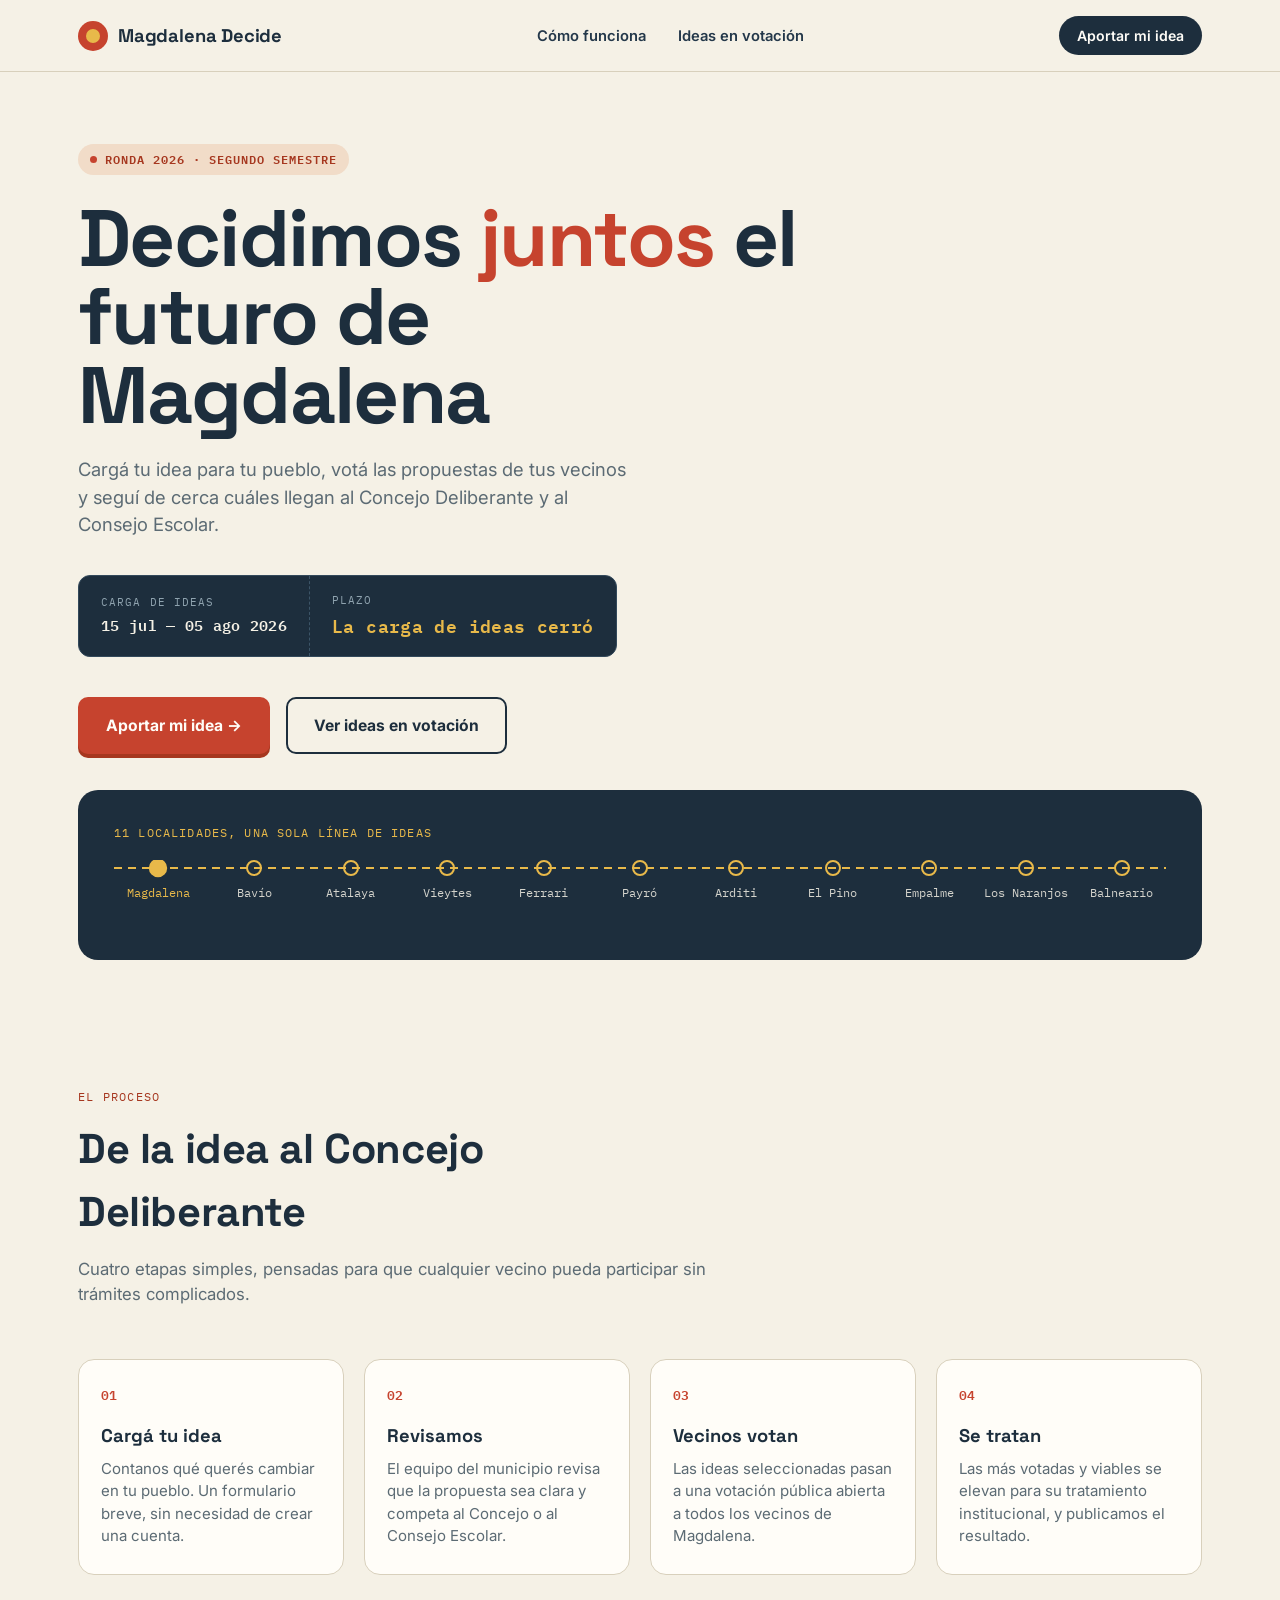
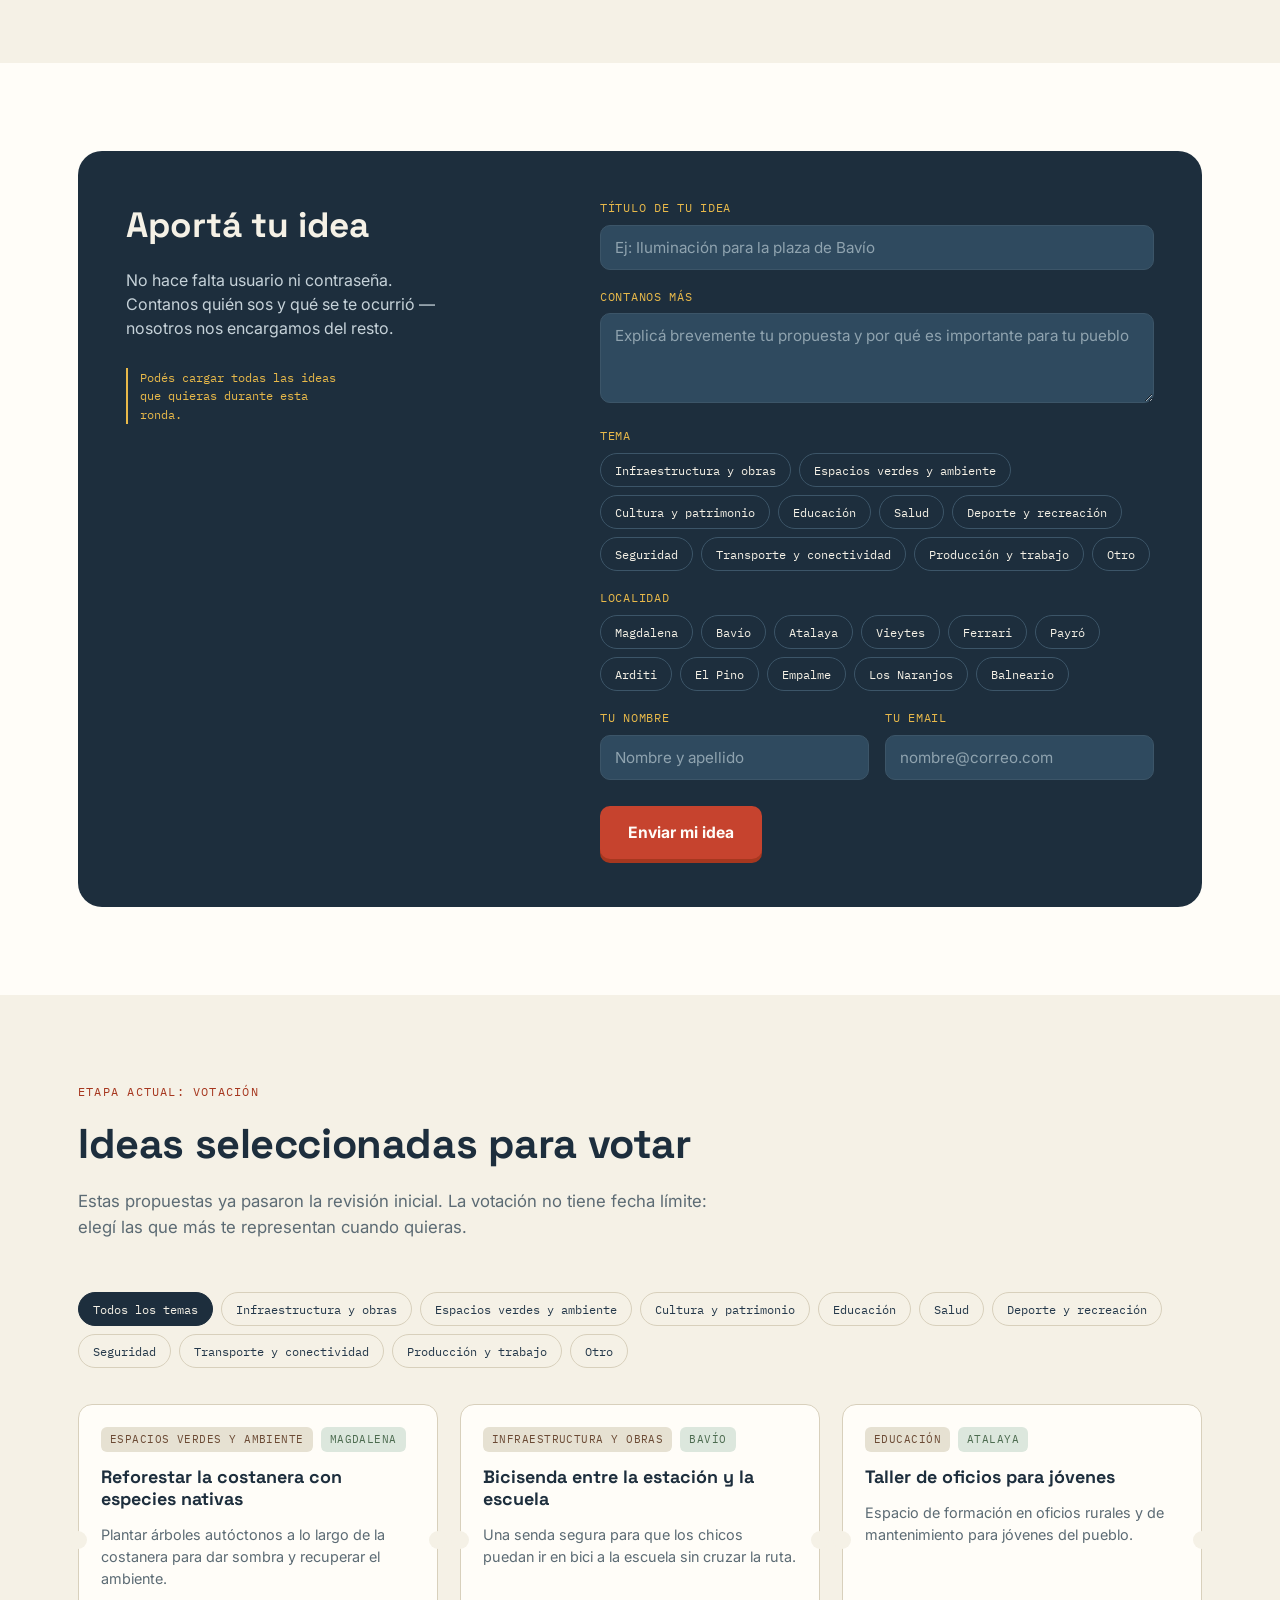
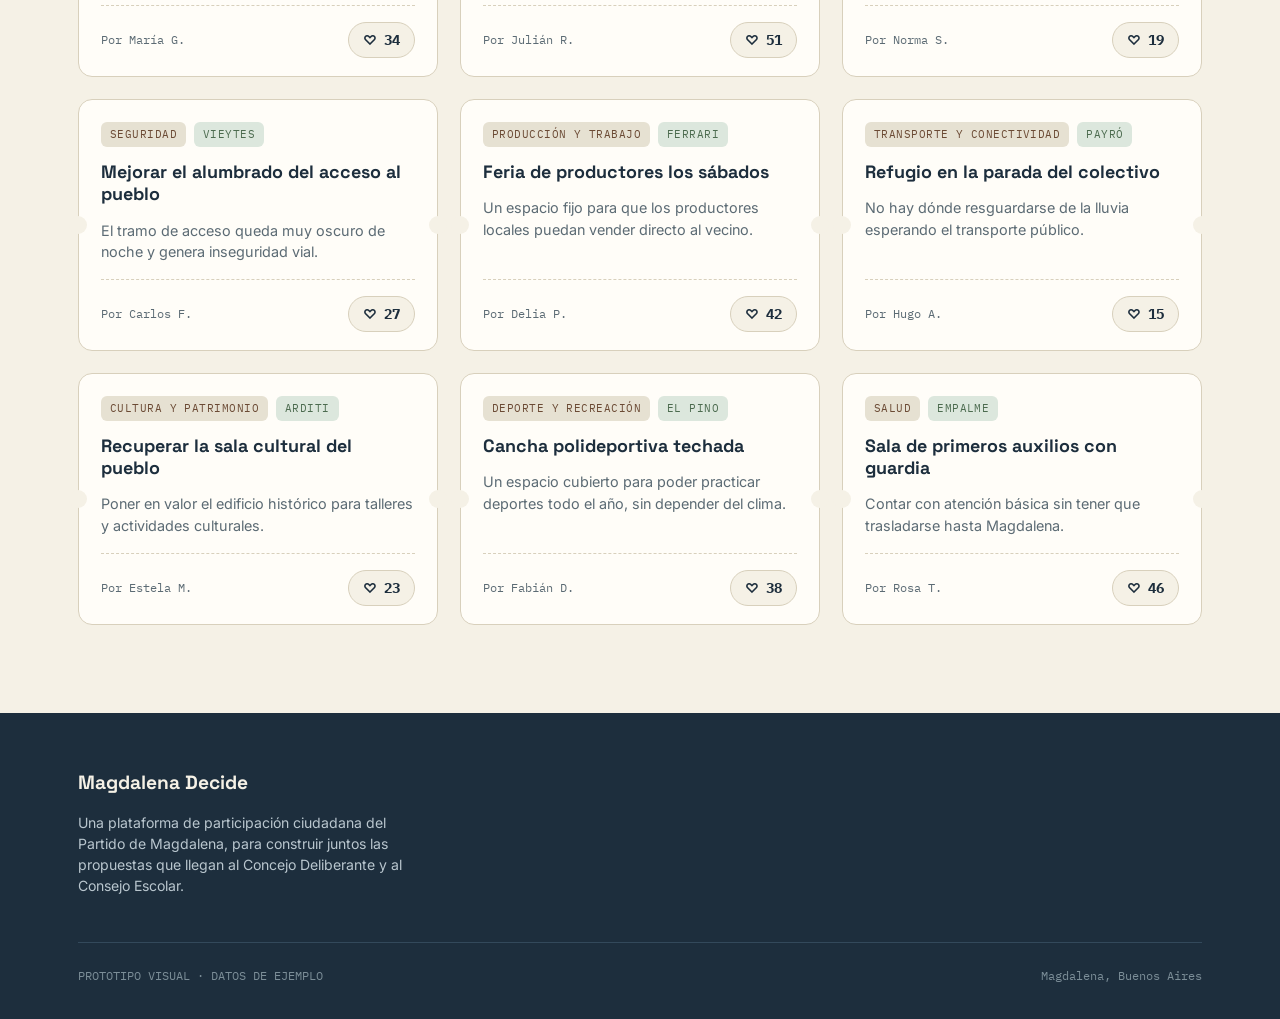
<file: index.html>
<!DOCTYPE html>
<html lang="es">
<head>
<meta charset="UTF-8">
<meta name="viewport" content="width=device-width, initial-scale=1.0">
<title>Magdalena Decide — Participación Ciudadana</title>
<link rel="preconnect" href="https://fonts.googleapis.com">
<link rel="preconnect" href="https://fonts.gstatic.com" crossorigin>
<link href="https://fonts.googleapis.com/css2?family=Space+Grotesk:wght@500;600;700&family=Inter:wght@400;500;600;700&family=IBM+Plex+Mono:wght@500;600&display=swap" rel="stylesheet">
<style>
  :root{
    --indigo:#1D2E3D;
    --indigo-2:#24384A;
    --indigo-3:#2F4A5F;
    --pampa:#F5F1E6;
    --paper:#FFFDF8;
    --trigo:#E8B94A;
    --senal:#C6432E;
    --senal-dark:#A6371F;
    --verde:#4C6B4F;
    --tierra:#6B4A34;
    --line:#D8D0BC;
    --ink:#20303D;
    --muted:#5C6B74;

    --font-display:'Space Grotesk', sans-serif;
    --font-body:'Inter', sans-serif;
    --font-mono:'IBM Plex Mono', monospace;
  }

  *{box-sizing:border-box;}
  html{scroll-behavior:smooth;}
  body{
    margin:0;
    background:var(--pampa);
    color:var(--ink);
    font-family:var(--font-body);
    line-height:1.5;
  }
  img,svg{display:block;max-width:100%;}
  a{color:inherit;}
  button{font-family:inherit;}

  :focus-visible{
    outline:3px solid var(--senal);
    outline-offset:2px;
  }

  .wrap{
    max-width:1180px;
    margin:0 auto;
    padding:0 28px;
  }

  /* ---------- NAV ---------- */
  .nav{
    position:sticky;
    top:0;
    z-index:50;
    background:rgba(245,241,230,0.92);
    backdrop-filter:blur(6px);
    border-bottom:1px solid var(--line);
  }
  .nav-inner{
    display:flex;
    align-items:center;
    justify-content:space-between;
    padding:16px 28px;
    max-width:1180px;
    margin:0 auto;
  }
  .brand{
    display:flex;
    align-items:center;
    gap:10px;
    font-family:var(--font-display);
    font-weight:700;
    font-size:1.15rem;
    letter-spacing:-0.01em;
    text-decoration:none;
    color:var(--indigo);
  }
  .brand-mark{
    width:30px;height:30px;
    border-radius:50%;
    background:var(--senal);
    position:relative;
    flex:none;
  }
  .brand-mark::after{
    content:"";
    position:absolute;
    inset:8px;
    border-radius:50%;
    background:var(--trigo);
  }
  .nav-links{
    display:flex;
    gap:28px;
    list-style:none;
    margin:0;padding:0;
    font-size:0.92rem;
    font-weight:600;
  }
  .nav-links a{
    text-decoration:none;
    color:var(--indigo-2);
    padding:6px 2px;
    border-bottom:2px solid transparent;
    transition:border-color .15s ease;
  }
  .nav-links a:hover{border-color:var(--senal);}
  .nav-cta{
    background:var(--indigo);
    color:var(--paper);
    padding:9px 18px;
    border-radius:999px;
    font-size:0.88rem;
    font-weight:600;
    text-decoration:none;
    white-space:nowrap;
  }
  .nav-mobile-hide{display:flex;}
  @media (max-width:760px){
    .nav-mobile-hide{display:none;}
  }

  /* ---------- HERO ---------- */
  .hero{
    padding:72px 0 40px;
    position:relative;
    overflow:hidden;
  }
  .hero-eyebrow{
    display:inline-flex;
    align-items:center;
    gap:8px;
    font-family:var(--font-mono);
    font-size:0.78rem;
    font-weight:600;
    letter-spacing:0.08em;
    text-transform:uppercase;
    color:var(--senal-dark);
    background:#F1DCC8;
    padding:6px 12px;
    border-radius:999px;
    margin-bottom:24px;
  }
  .hero-eyebrow::before{
    content:"";
    width:7px;height:7px;
    border-radius:50%;
    background:var(--senal);
  }
  h1.hero-title{
    font-family:var(--font-display);
    font-weight:700;
    font-size:clamp(2.6rem, 6.5vw, 5rem);
    line-height:0.98;
    letter-spacing:-0.02em;
    margin:0 0 22px;
    color:var(--indigo);
    max-width:14ch;
  }
  h1.hero-title em{
    font-style:normal;
    color:var(--senal);
  }
  .hero-sub{
    font-size:1.15rem;
    color:var(--muted);
    max-width:46ch;
    margin:0 0 36px;
  }
  .hero-actions{
    display:flex;
    gap:16px;
    flex-wrap:wrap;
    margin-bottom:36px;
  }

  /* ---------- COUNTDOWN (tablero de estación) ---------- */
  .board{
    display:inline-flex;
    align-items:stretch;
    gap:0;
    background:var(--indigo);
    border-radius:12px;
    overflow:hidden;
    margin-bottom:40px;
    border:1px solid #33495B;
  }
  .board-seg{
    padding:16px 22px;
    display:flex;
    flex-direction:column;
    justify-content:center;
    gap:4px;
  }
  .board-seg + .board-seg{
    border-left:1px dashed #3C5568;
  }
  .board-label{
    font-family:var(--font-mono);
    font-size:0.68rem;
    letter-spacing:0.1em;
    text-transform:uppercase;
    color:#8FA3AF;
  }
  .board-value{
    font-family:var(--font-mono);
    font-size:0.95rem;
    font-weight:600;
    color:var(--pampa);
    letter-spacing:0.02em;
  }
  .board-days .board-value{
    color:var(--trigo);
    font-size:1.15rem;
  }
  .board-days .board-value strong{
    font-size:1.5rem;
    margin-right:6px;
  }
  @media (max-width:560px){
    .board{flex-direction:column;width:100%;}
    .board-seg + .board-seg{border-left:none;border-top:1px dashed #3C5568;}
  }
  .btn{
    display:inline-flex;
    align-items:center;
    gap:10px;
    font-weight:700;
    font-size:0.98rem;
    padding:15px 26px;
    border-radius:10px;
    text-decoration:none;
    border:2px solid transparent;
    cursor:pointer;
    transition:transform .12s ease, box-shadow .12s ease;
  }
  .btn:active{transform:translateY(1px);}
  .btn-primary{
    background:var(--senal);
    color:var(--paper);
    box-shadow:0 4px 0 var(--senal-dark);
  }
  .btn-primary:hover{box-shadow:0 6px 0 var(--senal-dark); transform:translateY(-2px);}
  .btn-ghost{
    background:transparent;
    border-color:var(--indigo);
    color:var(--indigo);
  }
  .btn-ghost:hover{background:var(--indigo);color:var(--paper);}

  /* ---------- LINEA DE PUEBLOS (signature element) ---------- */
  .route{
    background:var(--indigo);
    border-radius:20px;
    padding:34px 8px 26px;
    position:relative;
  }
  .route-label{
    font-family:var(--font-mono);
    font-size:0.72rem;
    letter-spacing:0.1em;
    text-transform:uppercase;
    color:var(--trigo);
    padding:0 28px 18px;
  }
  .route-track{
    position:relative;
    display:flex;
    justify-content:space-between;
    padding:0 28px 34px;
    overflow-x:auto;
    scrollbar-width:none;
  }
  .route-track::-webkit-scrollbar{display:none;}
  .route-track::before{
    content:"";
    position:absolute;
    left:28px;right:28px;
    top:7px;
    height:2px;
    background:repeating-linear-gradient(to right, var(--trigo) 0 8px, transparent 8px 14px);
  }
  .stop{
    display:flex;
    flex-direction:column;
    align-items:center;
    gap:10px;
    flex:none;
    width:88px;
    background:none;
    border:none;
    cursor:pointer;
    color:var(--pampa);
    padding:0;
  }
  .stop-dot{
    width:16px;height:16px;
    border-radius:50%;
    background:var(--indigo);
    border:2px solid var(--trigo);
    transition:background .15s ease, transform .15s ease;
  }
  .stop:hover .stop-dot, .stop.active .stop-dot{
    background:var(--trigo);
    transform:scale(1.15);
  }
  .stop-name{
    font-family:var(--font-mono);
    font-size:0.72rem;
    text-align:center;
    line-height:1.25;
    color:var(--pampa);
    opacity:0.85;
  }
  .stop.active .stop-name{opacity:1;color:var(--trigo);}

  /* ---------- SECTION HEADERS ---------- */
  .section{padding:88px 0;}
  .section-alt{background:var(--paper);}
  .section-head{
    max-width:640px;
    margin:0 0 52px;
  }
  .eyebrow-small{
    font-family:var(--font-mono);
    font-size:0.76rem;
    letter-spacing:0.1em;
    text-transform:uppercase;
    color:var(--senal-dark);
    margin:0 0 12px;
  }
  h2.section-title{
    font-family:var(--font-display);
    font-weight:700;
    font-size:clamp(1.8rem, 3.4vw, 2.6rem);
    letter-spacing:-0.01em;
    color:var(--indigo);
    margin:0 0 14px;
  }
  .section-desc{
    color:var(--muted);
    font-size:1.05rem;
    margin:0;
  }

  /* ---------- COMO FUNCIONA ---------- */
  .steps{
    display:grid;
    grid-template-columns:repeat(4,1fr);
    gap:20px;
  }
  @media (max-width:900px){.steps{grid-template-columns:repeat(2,1fr);}}
  @media (max-width:560px){.steps{grid-template-columns:1fr;}}
  .step{
    background:var(--paper);
    border:1px solid var(--line);
    border-radius:16px;
    padding:26px 22px;
    position:relative;
  }
  .section-alt .step{background:var(--pampa);}
  .step-num{
    font-family:var(--font-mono);
    font-weight:600;
    font-size:0.82rem;
    color:var(--senal);
    margin-bottom:16px;
    display:block;
  }
  .step h3{
    font-family:var(--font-display);
    font-size:1.15rem;
    margin:0 0 8px;
    color:var(--indigo);
  }
  .step p{
    margin:0;
    color:var(--muted);
    font-size:0.94rem;
  }

  /* ---------- FORM ---------- */
  .form-card{
    background:var(--indigo);
    border-radius:24px;
    padding:48px;
    color:var(--pampa);
    display:grid;
    grid-template-columns:1fr 1.3fr;
    gap:48px;
  }
  @media (max-width:820px){
    .form-card{grid-template-columns:1fr;padding:32px 24px;}
  }
  .form-intro h2{
    font-family:var(--font-display);
    font-size:clamp(1.6rem,3vw,2.2rem);
    margin:0 0 14px;
    color:var(--pampa);
  }
  .form-intro p{
    color:#C6D2D9;
    font-size:1rem;
    max-width:32ch;
  }
  .form-intro .mini-note{
    margin-top:28px;
    font-family:var(--font-mono);
    font-size:0.78rem;
    color:var(--trigo);
    border-left:2px solid var(--trigo);
    padding-left:12px;
  }
  .field{margin-bottom:18px;}
  .field label{
    display:block;
    font-family:var(--font-mono);
    font-size:0.74rem;
    letter-spacing:0.06em;
    text-transform:uppercase;
    color:var(--trigo);
    margin-bottom:8px;
  }
  .field input[type=text],
  .field input[type=email],
  .field textarea{
    width:100%;
    background:var(--indigo-3);
    border:1px solid #3C5568;
    border-radius:10px;
    padding:12px 14px;
    color:var(--paper);
    font-family:var(--font-body);
    font-size:0.95rem;
  }
  .field input::placeholder,.field textarea::placeholder{color:#8FA3AF;}
  .field textarea{resize:vertical;min-height:90px;}
  .chip-group{
    display:flex;
    flex-wrap:wrap;
    gap:8px;
  }
  .chip{
    font-family:var(--font-mono);
    font-size:0.78rem;
    padding:8px 14px;
    border-radius:999px;
    border:1px solid #3C5568;
    background:transparent;
    color:var(--pampa);
    cursor:pointer;
  }
  .chip.selected{
    background:var(--trigo);
    border-color:var(--trigo);
    color:var(--indigo);
    font-weight:600;
  }
  .form-row{display:flex;gap:16px;}
  @media (max-width:520px){.form-row{flex-direction:column;}}
  .form-row .field{flex:1;}
  .submit-row{
    display:flex;
    align-items:center;
    gap:16px;
    margin-top:8px;
  }
  #form-msg{
    font-family:var(--font-mono);
    font-size:0.82rem;
    color:var(--trigo);
  }

  /* ---------- IDEAS GRID (ticket cards) ---------- */
  .filters{
    display:flex;
    flex-wrap:wrap;
    gap:8px;
    margin-bottom:36px;
  }
  .filter-chip{
    font-family:var(--font-mono);
    font-size:0.78rem;
    padding:8px 14px;
    border-radius:999px;
    border:1px solid var(--line);
    background:var(--pampa);
    color:var(--indigo-2);
    cursor:pointer;
  }
  .filter-chip.active{
    background:var(--indigo);
    border-color:var(--indigo);
    color:var(--pampa);
  }
  .ideas-grid{
    display:grid;
    grid-template-columns:repeat(3,1fr);
    gap:22px;
  }
  @media (max-width:960px){.ideas-grid{grid-template-columns:repeat(2,1fr);}}
  @media (max-width:640px){.ideas-grid{grid-template-columns:1fr;}}

  .ticket{
    background:var(--paper);
    border:1px solid var(--line);
    border-radius:14px;
    position:relative;
    padding:22px 22px 18px;
    display:flex;
    flex-direction:column;
    gap:14px;
    transition:transform .15s ease, box-shadow .15s ease;
  }
  .ticket:hover{transform:translateY(-3px); box-shadow:0 10px 24px rgba(29,46,59,0.1);}
  .ticket::before,.ticket::after{
    content:"";
    position:absolute;
    width:18px;height:18px;
    background:var(--pampa);
    border-radius:50%;
    top:50%;
    transform:translateY(-50%);
  }
  .ticket::before{left:-10px;}
  .ticket::after{right:-10px;}
  .ticket-tags{
    display:flex;
    gap:8px;
    flex-wrap:wrap;
  }
  .tag{
    font-family:var(--font-mono);
    font-size:0.7rem;
    letter-spacing:0.04em;
    text-transform:uppercase;
    padding:4px 9px;
    border-radius:6px;
  }
  .tag-tema{background:#E6E1D2;color:var(--tierra);}
  .tag-loc{background:#DCE7DD;color:var(--verde);}
  .ticket h3{
    font-family:var(--font-display);
    font-size:1.12rem;
    margin:0;
    color:var(--indigo);
    line-height:1.25;
  }
  .ticket p{
    margin:0;
    font-size:0.9rem;
    color:var(--muted);
    flex:1;
  }
  .ticket-divider{
    border-top:1px dashed var(--line);
    margin:2px 0;
  }
  .ticket-foot{
    display:flex;
    align-items:center;
    justify-content:space-between;
  }
  .author{
    font-family:var(--font-mono);
    font-size:0.74rem;
    color:var(--muted);
  }
  .vote-btn{
    display:flex;
    align-items:center;
    gap:7px;
    background:var(--pampa);
    border:1px solid var(--line);
    border-radius:999px;
    padding:8px 14px;
    font-weight:700;
    font-size:0.85rem;
    color:var(--indigo);
    cursor:pointer;
  }
  .vote-btn:hover{border-color:var(--senal);color:var(--senal);}
  .vote-btn.voted{
    background:var(--senal);
    border-color:var(--senal);
    color:var(--paper);
  }
  .vote-count{font-family:var(--font-mono);}

  /* ---------- FOOTER ---------- */
  footer{
    background:var(--indigo);
    color:#B9C6CE;
    padding:56px 0 34px;
  }
  .footer-top{
    display:flex;
    justify-content:space-between;
    flex-wrap:wrap;
    gap:32px;
    padding-bottom:32px;
    border-bottom:1px solid #33495B;
    margin-bottom:24px;
  }
  .footer-brand{
    font-family:var(--font-display);
    color:var(--pampa);
    font-size:1.2rem;
    font-weight:700;
  }
  .footer-note{
    max-width:36ch;
    font-size:0.88rem;
  }
  .footer-bottom{
    display:flex;
    justify-content:space-between;
    flex-wrap:wrap;
    gap:12px;
    font-family:var(--font-mono);
    font-size:0.76rem;
    color:#7C8E98;
  }

  @media (prefers-reduced-motion: reduce){
    *{transition:none !important; scroll-behavior:auto !important;}
  }
</style>
</head>
<body>

<nav class="nav">
  <div class="nav-inner">
    <a href="#top" class="brand">
      <span class="brand-mark"></span>
      Magdalena Decide
    </a>
    <ul class="nav-links nav-mobile-hide">
      <li><a href="#como-funciona">Cómo funciona</a></li>
      <li><a href="#ideas">Ideas en votación</a></li>
    </ul>
    <a href="#aportar" class="nav-cta">Aportar mi idea</a>
  </div>
</nav>

<header class="hero" id="top">
  <div class="wrap">
    <span class="hero-eyebrow">Ronda 2026 · Segundo semestre</span>
    <h1 class="hero-title">Decidimos <em>juntos</em> el futuro de Magdalena</h1>
    <p class="hero-sub">Cargá tu idea para tu pueblo, votá las propuestas de tus vecinos y seguí de cerca cuáles llegan al Concejo Deliberante y al Consejo Escolar.</p>

    <div class="board" role="status" aria-live="polite">
      <div class="board-seg">
        <span class="board-label">Carga de ideas</span>
        <span class="board-value">15 jul — 05 ago 2026</span>
      </div>
      <div class="board-seg board-days">
        <span class="board-label">Plazo</span>
        <span class="board-value" id="countdown-value">calculando…</span>
      </div>
    </div>

    <div class="hero-actions">
      <a href="#aportar" class="btn btn-primary">Aportar mi idea →</a>
      <a href="#ideas" class="btn btn-ghost">Ver ideas en votación</a>
    </div>

    <div class="route" aria-label="Localidades del partido de Magdalena">
      <div class="route-label">11 localidades, una sola línea de ideas</div>
      <div class="route-track" id="route-track"></div>
    </div>
  </div>
</header>

<section class="section" id="como-funciona">
  <div class="wrap">
    <div class="section-head">
      <p class="eyebrow-small">El proceso</p>
      <h2 class="section-title">De la idea al Concejo Deliberante</h2>
      <p class="section-desc">Cuatro etapas simples, pensadas para que cualquier vecino pueda participar sin trámites complicados.</p>
    </div>
    <div class="steps">
      <div class="step">
        <span class="step-num">01</span>
        <h3>Cargá tu idea</h3>
        <p>Contanos qué querés cambiar en tu pueblo. Un formulario breve, sin necesidad de crear una cuenta.</p>
      </div>
      <div class="step">
        <span class="step-num">02</span>
        <h3>Revisamos</h3>
        <p>El equipo del municipio revisa que la propuesta sea clara y competa al Concejo o al Consejo Escolar.</p>
      </div>
      <div class="step">
        <span class="step-num">03</span>
        <h3>Vecinos votan</h3>
        <p>Las ideas seleccionadas pasan a una votación pública abierta a todos los vecinos de Magdalena.</p>
      </div>
      <div class="step">
        <span class="step-num">04</span>
        <h3>Se tratan</h3>
        <p>Las más votadas y viables se elevan para su tratamiento institucional, y publicamos el resultado.</p>
      </div>
    </div>
  </div>
</section>

<section class="section section-alt" id="aportar">
  <div class="wrap">
    <div class="form-card">
      <div class="form-intro">
        <h2>Aportá tu idea</h2>
        <p>No hace falta usuario ni contraseña. Contanos quién sos y qué se te ocurrió — nosotros nos encargamos del resto.</p>
        <p class="mini-note">Podés cargar todas las ideas que quieras durante esta ronda.</p>
      </div>
      <form id="idea-form">
        <div class="field">
          <label for="titulo">Título de tu idea</label>
          <input type="text" id="titulo" placeholder="Ej: Iluminación para la plaza de Bavío" required>
        </div>
        <div class="field">
          <label for="descripcion">Contanos más</label>
          <textarea id="descripcion" placeholder="Explicá brevemente tu propuesta y por qué es importante para tu pueblo" required></textarea>
        </div>
        <div class="field">
          <label>Tema</label>
          <div class="chip-group" id="temas-chips" data-required></div>
        </div>
        <div class="field">
          <label>Localidad</label>
          <div class="chip-group" id="localidades-chips" data-required></div>
        </div>
        <div class="form-row">
          <div class="field">
            <label for="nombre">Tu nombre</label>
            <input type="text" id="nombre" placeholder="Nombre y apellido" required>
          </div>
          <div class="field">
            <label for="email">Tu email</label>
            <input type="email" id="email" placeholder="nombre@correo.com" required>
          </div>
        </div>
        <div class="submit-row">
          <button type="submit" class="btn btn-primary">Enviar mi idea</button>
          <span id="form-msg"></span>
        </div>
      </form>
    </div>
  </div>
</section>

<section class="section" id="ideas">
  <div class="wrap">
    <div class="section-head">
      <p class="eyebrow-small">Etapa actual: votación</p>
      <h2 class="section-title">Ideas seleccionadas para votar</h2>
      <p class="section-desc">Estas propuestas ya pasaron la revisión inicial. La votación no tiene fecha límite: elegí las que más te representan cuando quieras.</p>
    </div>
    <div class="filters" id="filters"></div>
    <div class="ideas-grid" id="ideas-grid"></div>
  </div>
</section>

<footer>
  <div class="wrap">
    <div class="footer-top">
      <div>
        <div class="footer-brand">Magdalena Decide</div>
        <p class="footer-note">Una plataforma de participación ciudadana del Partido de Magdalena, para construir juntos las propuestas que llegan al Concejo Deliberante y al Consejo Escolar.</p>
      </div>
    </div>
    <div class="footer-bottom">
      <span>PROTOTIPO VISUAL · DATOS DE EJEMPLO</span>
      <span>Magdalena, Buenos Aires</span>
    </div>
  </div>
</footer>

<script>
  // ---- Contador de plazo para cargar ideas ----
  const FECHA_APERTURA = new Date(2026, 6, 15, 0, 0, 0);   // 15 jul 2026
  const FECHA_CIERRE   = new Date(2026, 7, 5, 23, 59, 59); // 05 ago 2026
  function actualizarContador(){
    const el = document.getElementById('countdown-value');
    const ahora = new Date();
    if(ahora < FECHA_APERTURA){
      const dias = Math.ceil((FECHA_APERTURA - ahora) / 86400000);
      el.innerHTML = `Abre en <strong>${dias}</strong> día${dias === 1 ? '' : 's'}`;
    } else if(ahora <= FECHA_CIERRE){
      const dias = Math.ceil((FECHA_CIERRE - ahora) / 86400000);
      el.innerHTML = `<strong>${dias}</strong> día${dias === 1 ? '' : 's'} para aportar tu idea`;
    } else {
      el.innerHTML = `La carga de ideas cerró`;
    }
  }
  actualizarContador();

  const LOCALIDADES = ["Magdalena","Bavío","Atalaya","Vieytes","Ferrari","Payró","Arditi","El Pino","Empalme","Los Naranjos","Balneario"];
  const TEMAS = ["Infraestructura y obras","Espacios verdes y ambiente","Cultura y patrimonio","Educación","Salud","Deporte y recreación","Seguridad","Transporte y conectividad","Producción y trabajo","Otro"];

  // ---- Línea de pueblos ----
  const routeTrack = document.getElementById('route-track');
  LOCALIDADES.forEach((loc, i) => {
    const btn = document.createElement('button');
    btn.className = 'stop' + (i === 0 ? ' active' : '');
    btn.innerHTML = `<span class="stop-dot"></span><span class="stop-name">${loc}</span>`;
    btn.addEventListener('click', () => {
      document.querySelectorAll('.stop').forEach(s => s.classList.remove('active'));
      btn.classList.add('active');
      setLocFilter(loc);
      document.getElementById('ideas').scrollIntoView({behavior:'smooth'});
    });
    routeTrack.appendChild(btn);
  });

  // ---- Chips del formulario ----
  function buildChipGroup(containerId, values, singleSelect=true){
    const el = document.getElementById(containerId);
    values.forEach(v => {
      const chip = document.createElement('button');
      chip.type = 'button';
      chip.className = 'chip';
      chip.textContent = v;
      chip.addEventListener('click', () => {
        if(singleSelect){
          el.querySelectorAll('.chip').forEach(c => c.classList.remove('selected'));
        }
        chip.classList.toggle('selected');
      });
      el.appendChild(chip);
    });
  }
  buildChipGroup('temas-chips', TEMAS);
  buildChipGroup('localidades-chips', LOCALIDADES);

  document.getElementById('idea-form').addEventListener('submit', (e) => {
    e.preventDefault();
    const msg = document.getElementById('form-msg');
    msg.textContent = '¡Listo! Tu idea fue enviada para revisión. (demo — no se guarda aún)';
    e.target.reset();
    document.querySelectorAll('#temas-chips .chip, #localidades-chips .chip').forEach(c => c.classList.remove('selected'));
    setTimeout(() => msg.textContent = '', 5000);
  });

  // ---- Ideas de ejemplo ----
  const IDEAS = [
    {titulo:"Reforestar la costanera con especies nativas", desc:"Plantar árboles autóctonos a lo largo de la costanera para dar sombra y recuperar el ambiente.", tema:"Espacios verdes y ambiente", loc:"Magdalena", autor:"María G.", votos:34},
    {titulo:"Bicisenda entre la estación y la escuela", desc:"Una senda segura para que los chicos puedan ir en bici a la escuela sin cruzar la ruta.", tema:"Infraestructura y obras", loc:"Bavío", autor:"Julián R.", votos:51},
    {titulo:"Taller de oficios para jóvenes", desc:"Espacio de formación en oficios rurales y de mantenimiento para jóvenes del pueblo.", tema:"Educación", loc:"Atalaya", autor:"Norma S.", votos:19},
    {titulo:"Mejorar el alumbrado del acceso al pueblo", desc:"El tramo de acceso queda muy oscuro de noche y genera inseguridad vial.", tema:"Seguridad", loc:"Vieytes", autor:"Carlos F.", votos:27},
    {titulo:"Feria de productores los sábados", desc:"Un espacio fijo para que los productores locales puedan vender directo al vecino.", tema:"Producción y trabajo", loc:"Ferrari", autor:"Delia P.", votos:42},
    {titulo:"Refugio en la parada del colectivo", desc:"No hay dónde resguardarse de la lluvia esperando el transporte público.", tema:"Transporte y conectividad", loc:"Payró", autor:"Hugo A.", votos:15},
    {titulo:"Recuperar la sala cultural del pueblo", desc:"Poner en valor el edificio histórico para talleres y actividades culturales.", tema:"Cultura y patrimonio", loc:"Arditi", autor:"Estela M.", votos:23},
    {titulo:"Cancha polideportiva techada", desc:"Un espacio cubierto para poder practicar deportes todo el año, sin depender del clima.", tema:"Deporte y recreación", loc:"El Pino", autor:"Fabián D.", votos:38},
    {titulo:"Sala de primeros auxilios con guardia", desc:"Contar con atención básica sin tener que trasladarse hasta Magdalena.", tema:"Salud", loc:"Empalme", autor:"Rosa T.", votos:46},
  ];

  const grid = document.getElementById('ideas-grid');
  const filtersEl = document.getElementById('filters');
  let activeFilter = 'Todos los temas';
  let activeLoc = null;

  function setLocFilter(loc){
    activeLoc = (activeLoc === loc) ? null : loc;
    renderIdeas();
  }

  ['Todos los temas', ...TEMAS].forEach(t => {
    const chip = document.createElement('button');
    chip.className = 'filter-chip' + (t === activeFilter ? ' active' : '');
    chip.textContent = t;
    chip.addEventListener('click', () => {
      activeFilter = t;
      document.querySelectorAll('.filter-chip').forEach(c => c.classList.remove('active'));
      chip.classList.add('active');
      renderIdeas();
    });
    filtersEl.appendChild(chip);
  });

  function renderIdeas(){
    grid.innerHTML = '';
    const list = IDEAS.filter(i =>
      (activeFilter === 'Todos los temas' || i.tema === activeFilter) &&
      (!activeLoc || i.loc === activeLoc)
    );
    if(list.length === 0){
      grid.innerHTML = '<p style="color:var(--muted);font-family:var(--font-mono);font-size:0.9rem;">No hay ideas para este filtro todavía.</p>';
      return;
    }
    list.forEach((idea, idx) => {
      const card = document.createElement('article');
      card.className = 'ticket';
      card.innerHTML = `
        <div class="ticket-tags">
          <span class="tag tag-tema">${idea.tema}</span>
          <span class="tag tag-loc">${idea.loc}</span>
        </div>
        <h3>${idea.titulo}</h3>
        <p>${idea.desc}</p>
        <div class="ticket-divider"></div>
        <div class="ticket-foot">
          <span class="author">Por ${idea.autor}</span>
          <button class="vote-btn" data-idx="${idx}">
            <span class="vote-icon">♡</span>
            <span class="vote-count">${idea.votos}</span>
          </button>
        </div>
      `;
      const voteBtn = card.querySelector('.vote-btn');
      voteBtn.addEventListener('click', () => {
        const voted = voteBtn.classList.toggle('voted');
        const countEl = voteBtn.querySelector('.vote-count');
        const iconEl = voteBtn.querySelector('.vote-icon');
        let count = parseInt(countEl.textContent, 10);
        countEl.textContent = voted ? count + 1 : count - 1;
        iconEl.textContent = voted ? '♥' : '♡';
      });
      grid.appendChild(card);
    });
  }
  renderIdeas();
</script>

</body>
</html>
</file>
